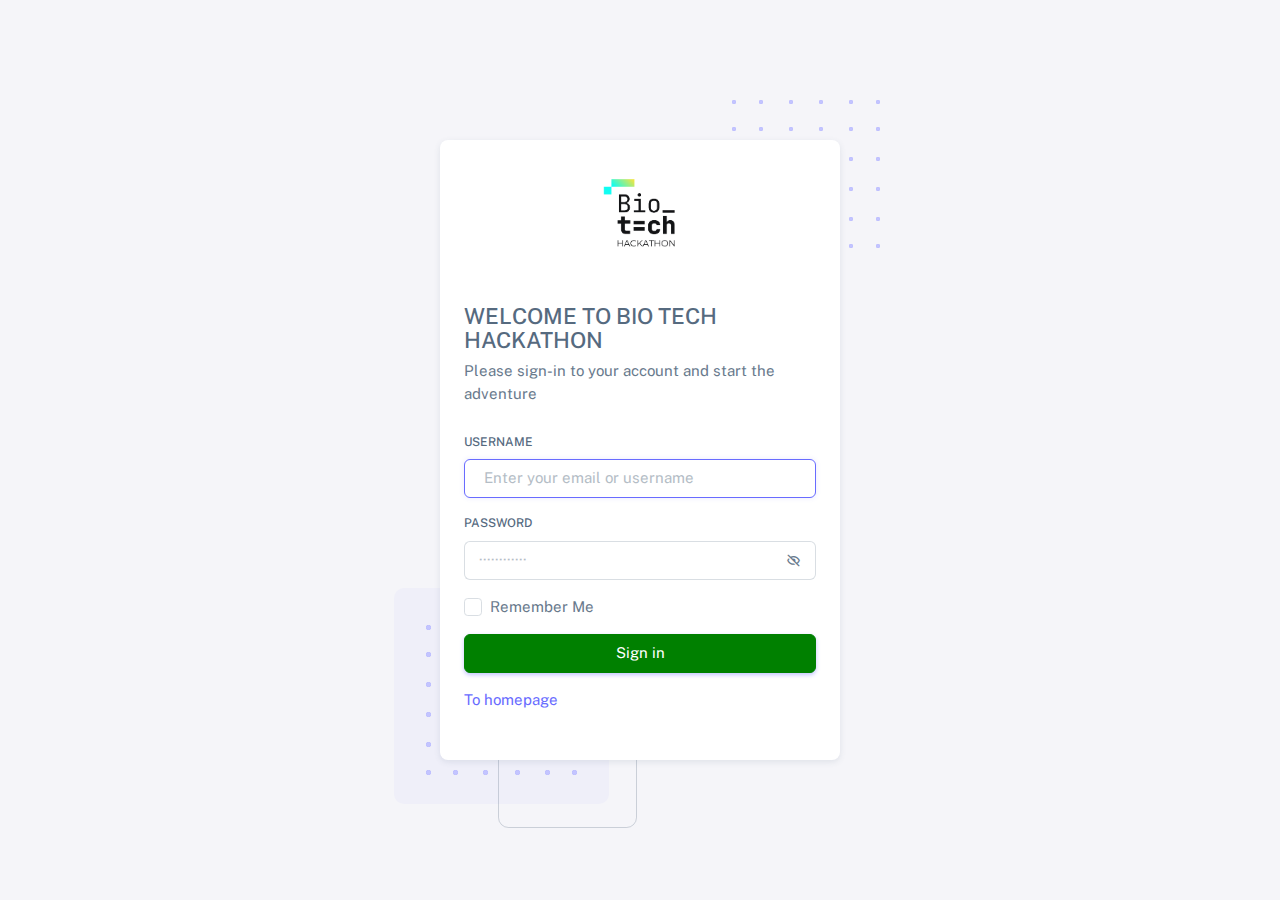
<file: login.html>
<!DOCTYPE html>
<html
  lang="en"
  class="light-style customizer-hide"
  dir="ltr"
  data-theme="theme-default"
  data-assets-path="../assets/"
  data-template="vertical-menu-template-free"
>
  <head>
    <meta charset="utf-8" />
    <meta
      name="viewport"
      content="width=device-width, initial-scale=1.0, user-scalable=no, minimum-scale=1.0, maximum-scale=1.0"
    />

    <title>BIO TECH HACKATON 2024</title>

    <meta name="description" content="" />

    <link rel="icon" type="image/x-icon" href="img/logo1.png" />

    <link rel="preconnect" href="https://fonts.googleapis.com" />
    <link rel="preconnect" href="https://fonts.gstatic.com" crossorigin />
    <link
      href="https://fonts.googleapis.com/css2?family=Public+Sans:ital,wght@0,300;0,400;0,500;0,600;0,700;1,300;1,400;1,500;1,600;1,700&display=swap"
      rel="stylesheet"
    />

    <link rel="stylesheet" href="../assets/vendor/fonts/boxicons.css" />

    <link rel="stylesheet" href="assets/vendor/css/core.css" class="template-customizer-core-css" />
    <link rel="stylesheet" href="assets/vendor/css/theme-default.css" class="template-customizer-theme-css" />
    <link rel="stylesheet" href="assets/css/demo.css" />

    <link rel="stylesheet" href="assets/vendor/libs/perfect-scrollbar/perfect-scrollbar.css" />
    <link rel="stylesheet" href="assets/vendor/css/pages/page-auth.css" />
    <script src="assets/vendor/js/helpers.js"></script>
    <script src="assets/js/config.js"></script>
  </head>

  <body>
    <div class="container-xxl">
      <div class="authentication-wrapper authentication-basic container-p-y">
        <div class="authentication-inner">
          <div class="card">
            <div class="card-body">
              <div class="app-brand justify-content-center">
                <a href="index.html" class="app-brand-link gap-2">
                  <img src="img/logo1.png" style="height: 100px; width: 100px;">
                </a>
              </div>
              <h4 class="mb-2">WELCOME TO BIO TECH HACKATHON</h4>
              <p class="mb-4">Please sign-in to your account and start the adventure</p>

              <form id="formAuthentication" class="mb-3">
                <input type="hidden" id="teamName" name="teamName" />
                <div class="mb-3">
                  <label for="email" class="form-label">Username</label>
                  <input
                    type="text"
                    class="form-control"
                    id="email"
                    name="email-username"
                    placeholder="Enter your email or username"
                    autofocus
                  />
                </div>
                <div class="mb-3 form-password-toggle">
                  <div class="d-flex justify-content-between">
                    <label class="form-label" for="password">Password</label>
                  </div>
                  <div class="input-group input-group-merge">
                    <input
                      type="password"
                      id="password"
                      class="form-control"
                      name="password"
                      placeholder="&#xb7;&#xb7;&#xb7;&#xb7;&#xb7;&#xb7;&#xb7;&#xb7;&#xb7;&#xb7;&#xb7;&#xb7;"
                      aria-describedby="password"
                    />
                    <span class="input-group-text cursor-pointer" id="toggleContentButton">
                        <i class="bx bx-hide"></i>
                    </span>
                  </div>
                </div>
                <div class="mb-3">
                  <div class="form-check">
                    <input class="form-check-input" type="checkbox" id="remember-me" />
                    <label class="form-check-label" for="remember-me"> Remember Me </label>
                  </div>
                </div>
                <div class="mb-3">
                  <button type="button" class="btn btn-primary d-grid w-100" style="background-color: green; border-color: green;" onclick="signIn()">Sign in</button>
                </div>
                <div id="error-message" class="text-danger"></div>
                <p class="mb-4"><a href="index.html">To homepage</a></p>
              </form>
              
            </div>
          </div>
        </div>
      </div>
    </div>

    <script src="js/login.js"></script>
    <script async defer src="https://buttons.github.io/buttons.js"></script>
  </body>
</html>
</file>
